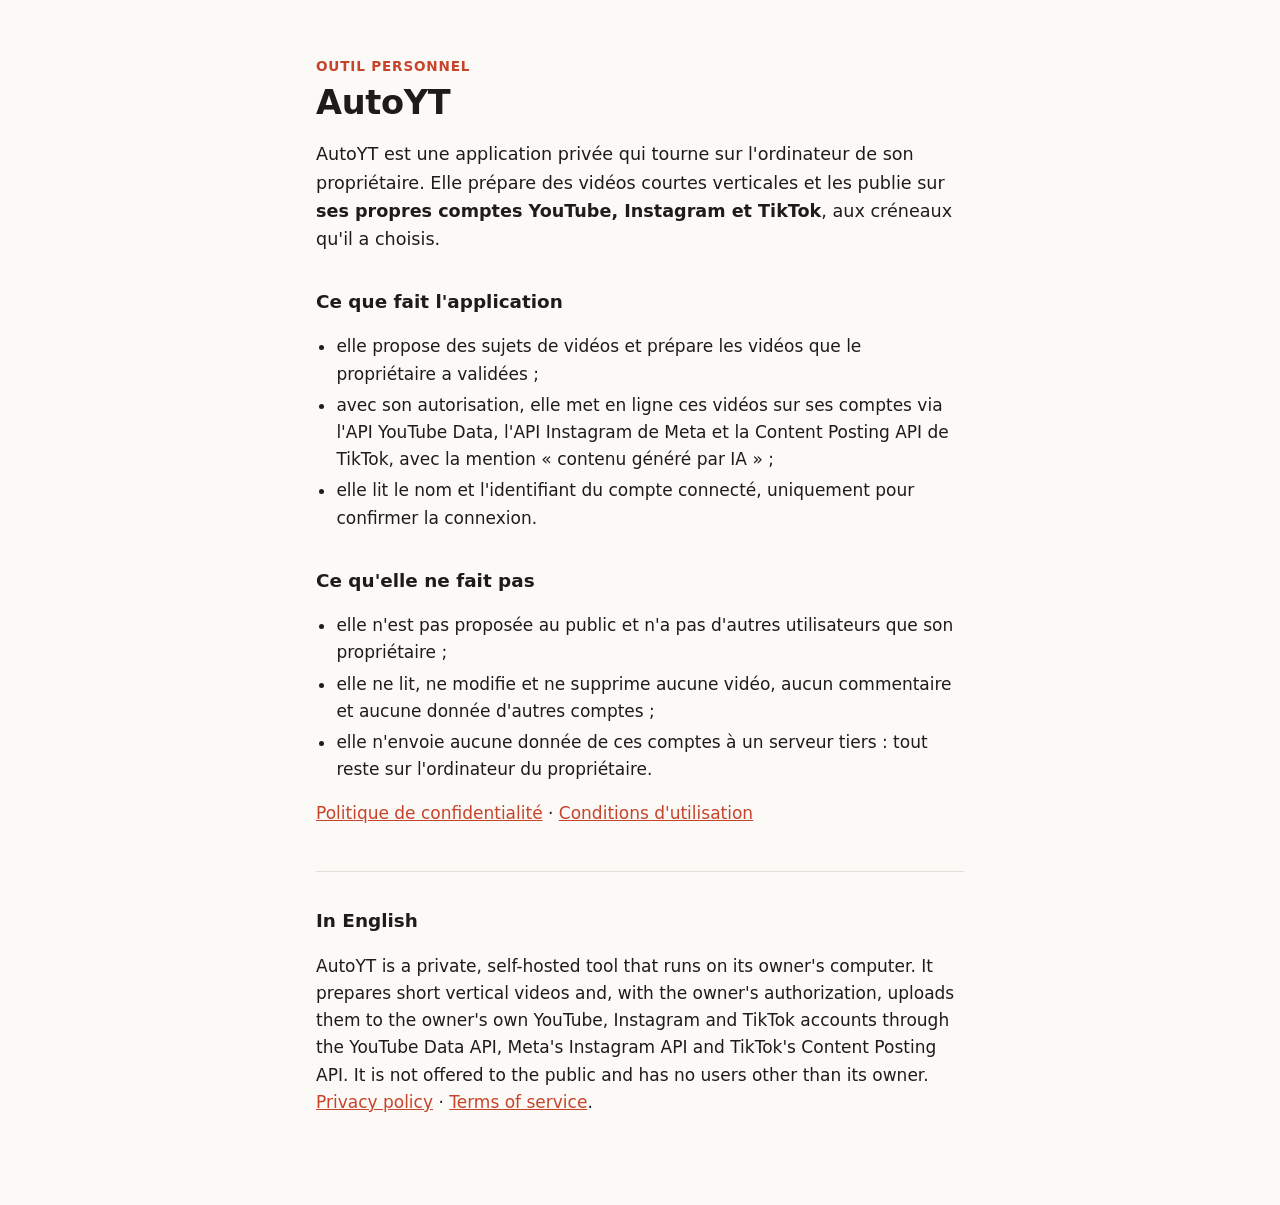
<file: index.html>
<!doctype html>
<html lang="fr">
<head>
<meta charset="utf-8">
<meta name="viewport" content="width=device-width, initial-scale=1">
<title>AutoYT</title>
<meta name="description" content="AutoYT : outil personnel de production et de publication de vidéos courtes sur les comptes YouTube, Instagram et TikTok de son propriétaire.">
<link rel="stylesheet" href="style.css">
</head>
<body>
<main>
  <p class="kicker">Outil personnel</p>
  <h1>AutoYT</h1>
  <p class="lead">AutoYT est une application privée qui tourne sur l'ordinateur de son propriétaire. Elle prépare des
  vidéos courtes verticales et les publie sur <strong>ses propres comptes YouTube, Instagram et TikTok</strong>, aux
  créneaux qu'il a choisis.</p>

  <h2>Ce que fait l'application</h2>
  <ul>
    <li>elle propose des sujets de vidéos et prépare les vidéos que le propriétaire a validées ;</li>
    <li>avec son autorisation, elle met en ligne ces vidéos sur ses comptes via l'API YouTube Data, l'API
    Instagram de Meta et la Content Posting API de TikTok, avec la mention « contenu généré par IA » ;</li>
    <li>elle lit le nom et l'identifiant du compte connecté, uniquement pour confirmer la connexion.</li>
  </ul>

  <h2>Ce qu'elle ne fait pas</h2>
  <ul>
    <li>elle n'est pas proposée au public et n'a pas d'autres utilisateurs que son propriétaire ;</li>
    <li>elle ne lit, ne modifie et ne supprime aucune vidéo, aucun commentaire et aucune donnée d'autres comptes ;</li>
    <li>elle n'envoie aucune donnée de ces comptes à un serveur tiers : tout reste sur l'ordinateur du propriétaire.</li>
  </ul>

  <p><a href="confidentialite.html">Politique de confidentialité</a> · <a href="conditions.html">Conditions d'utilisation</a></p>

  <hr>
  <div lang="en">
    <h2>In English</h2>
    <p>AutoYT is a private, self-hosted tool that runs on its owner's computer. It prepares short vertical videos and,
    with the owner's authorization, uploads them to the owner's own YouTube, Instagram and TikTok accounts through the
    YouTube Data API, Meta's Instagram API and TikTok's Content Posting API.
    It is not offered to the public and has no users other than its owner.
    <a href="confidentialite.html#en">Privacy policy</a> · <a href="conditions.html#en">Terms of service</a>.</p>
  </div>
</main>
</body>
</html>
</file>
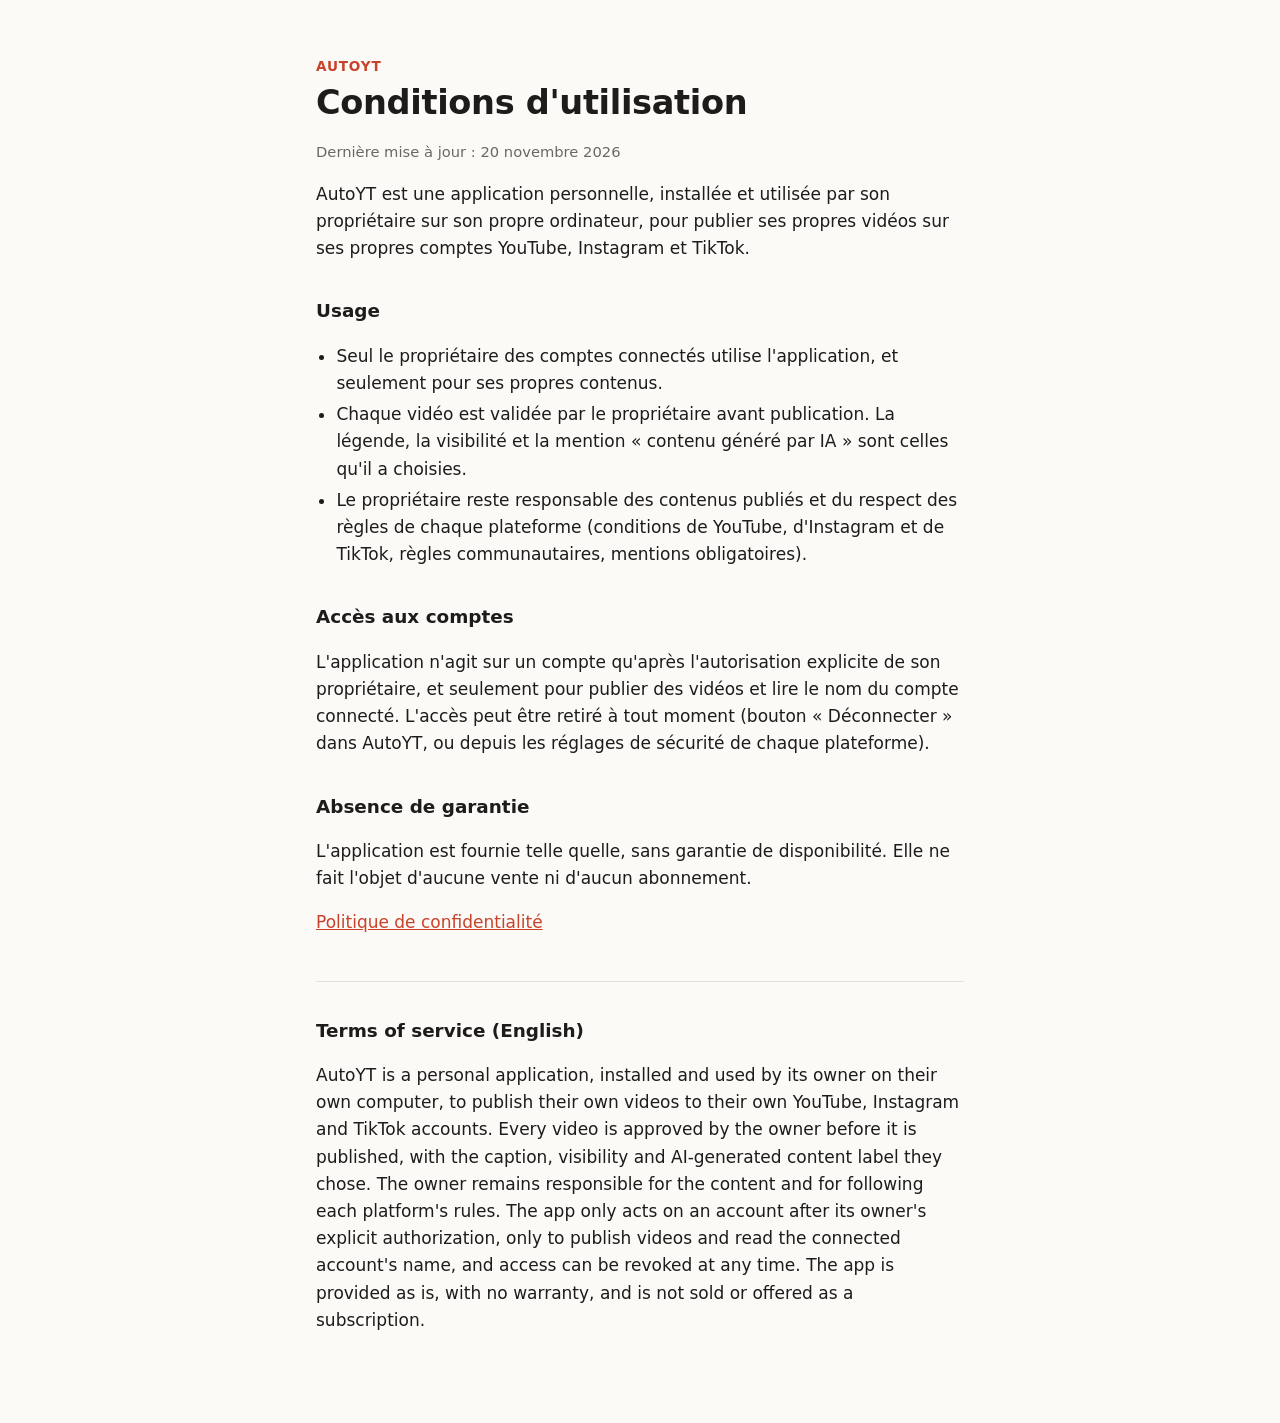
<file: conditions.html>
<!doctype html>
<html lang="fr">
<head>
<meta charset="utf-8">
<meta name="viewport" content="width=device-width, initial-scale=1">
<title>Conditions AutoYT</title>
<meta name="description" content="Conditions d'utilisation d'AutoYT, outil personnel de publication de vidéos courtes.">
<link rel="stylesheet" href="style.css">
</head>
<body>
<main>
  <p class="kicker"><a href="./">AutoYT</a></p>
  <h1>Conditions d'utilisation</h1>
  <p class="muted">Dernière mise à jour : 20 novembre 2026</p>

  <p>AutoYT est une application personnelle, installée et utilisée par son propriétaire sur son propre ordinateur,
  pour publier ses propres vidéos sur ses propres comptes YouTube, Instagram et TikTok.</p>

  <h2>Usage</h2>
  <ul>
    <li>Seul le propriétaire des comptes connectés utilise l'application, et seulement pour ses propres contenus.</li>
    <li>Chaque vidéo est validée par le propriétaire avant publication. La légende, la visibilité et la mention
    « contenu généré par IA » sont celles qu'il a choisies.</li>
    <li>Le propriétaire reste responsable des contenus publiés et du respect des règles de chaque plateforme
    (conditions de YouTube, d'Instagram et de TikTok, règles communautaires, mentions obligatoires).</li>
  </ul>

  <h2>Accès aux comptes</h2>
  <p>L'application n'agit sur un compte qu'après l'autorisation explicite de son propriétaire, et seulement pour
  publier des vidéos et lire le nom du compte connecté. L'accès peut être retiré à tout moment (bouton
  « Déconnecter » dans AutoYT, ou depuis les réglages de sécurité de chaque plateforme).</p>

  <h2>Absence de garantie</h2>
  <p>L'application est fournie telle quelle, sans garantie de disponibilité. Elle ne fait l'objet d'aucune vente ni
  d'aucun abonnement.</p>

  <p><a href="confidentialite.html">Politique de confidentialité</a></p>

  <hr>
  <div lang="en" id="en">
    <h2>Terms of service (English)</h2>
    <p>AutoYT is a personal application, installed and used by its owner on their own computer, to publish their own
    videos to their own YouTube, Instagram and TikTok accounts. Every video is approved by the owner before it is
    published, with the caption, visibility and AI-generated content label they chose. The owner remains responsible
    for the content and for following each platform's rules. The app only acts on an account after its owner's
    explicit authorization, only to publish videos and read the connected account's name, and access can be revoked
    at any time. The app is provided as is, with no warranty, and is not sold or offered as a subscription.</p>
  </div>
</main>
</body>
</html>
</file>
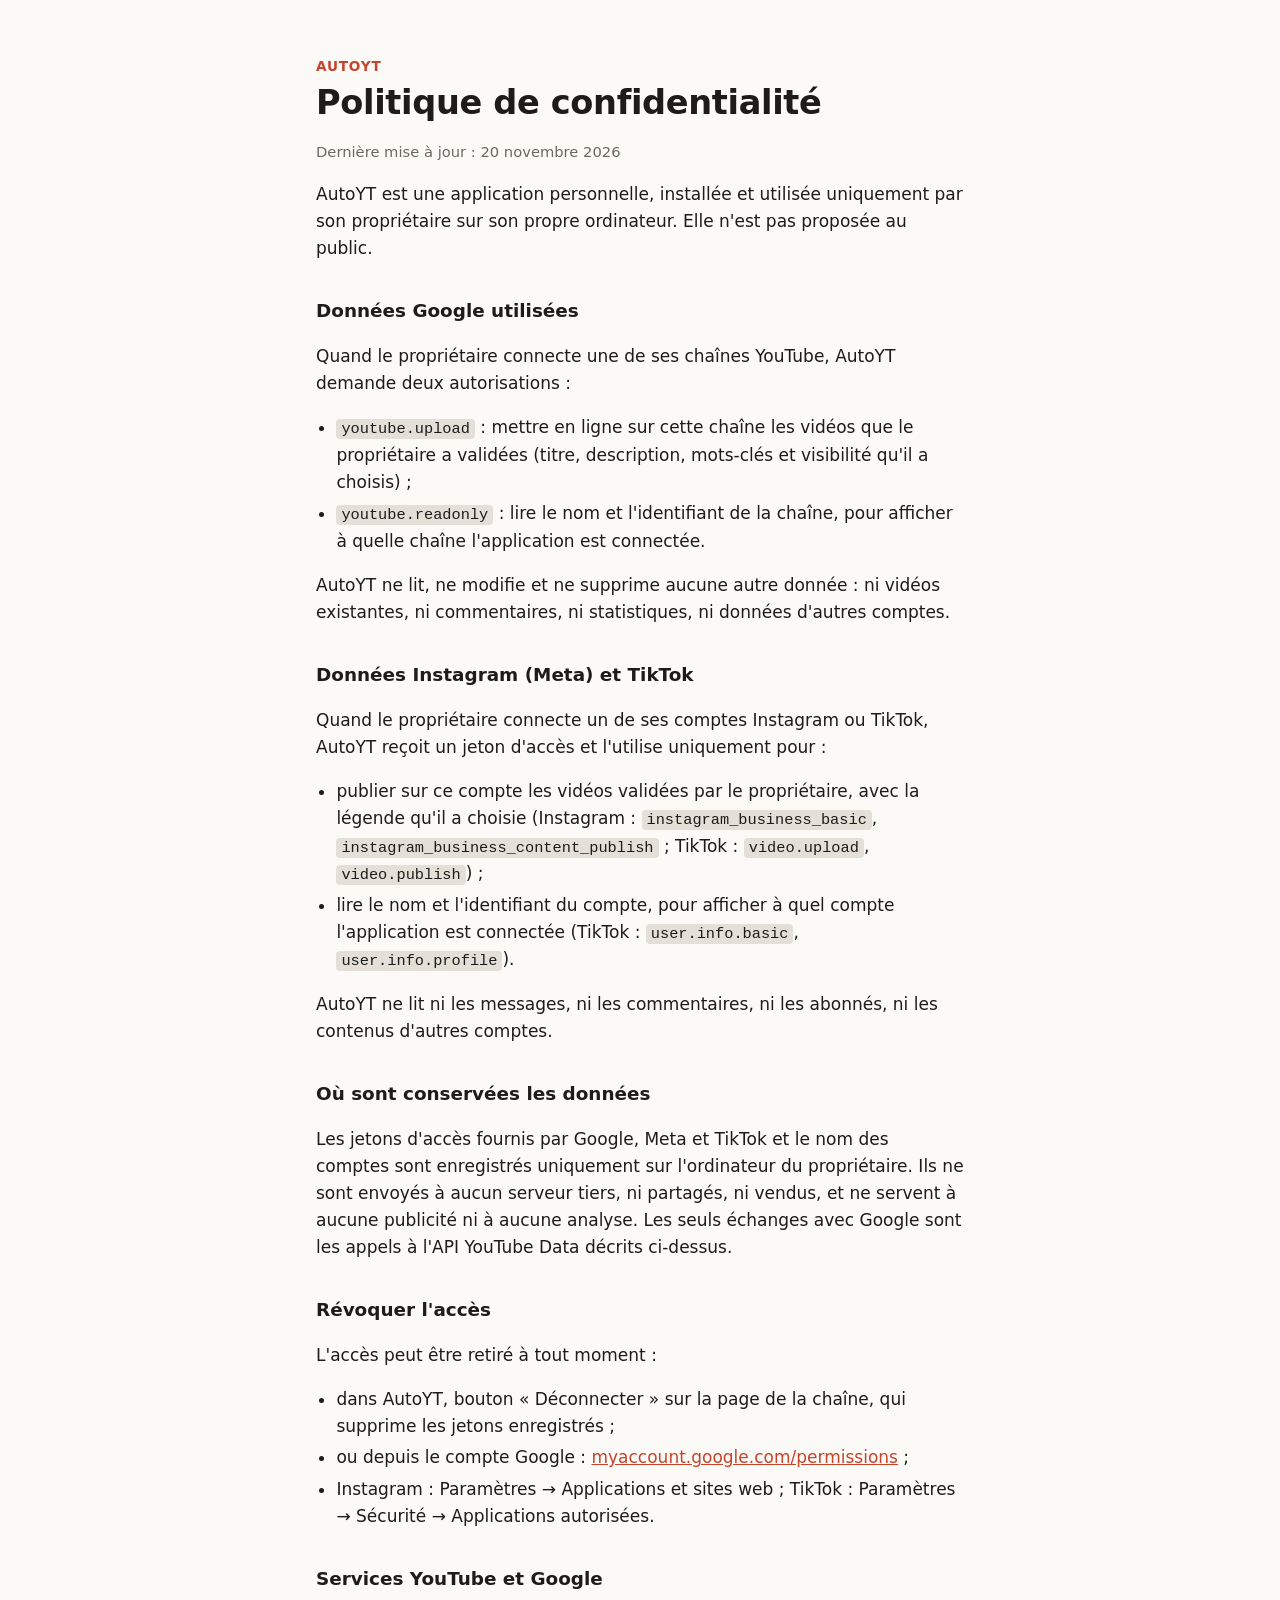
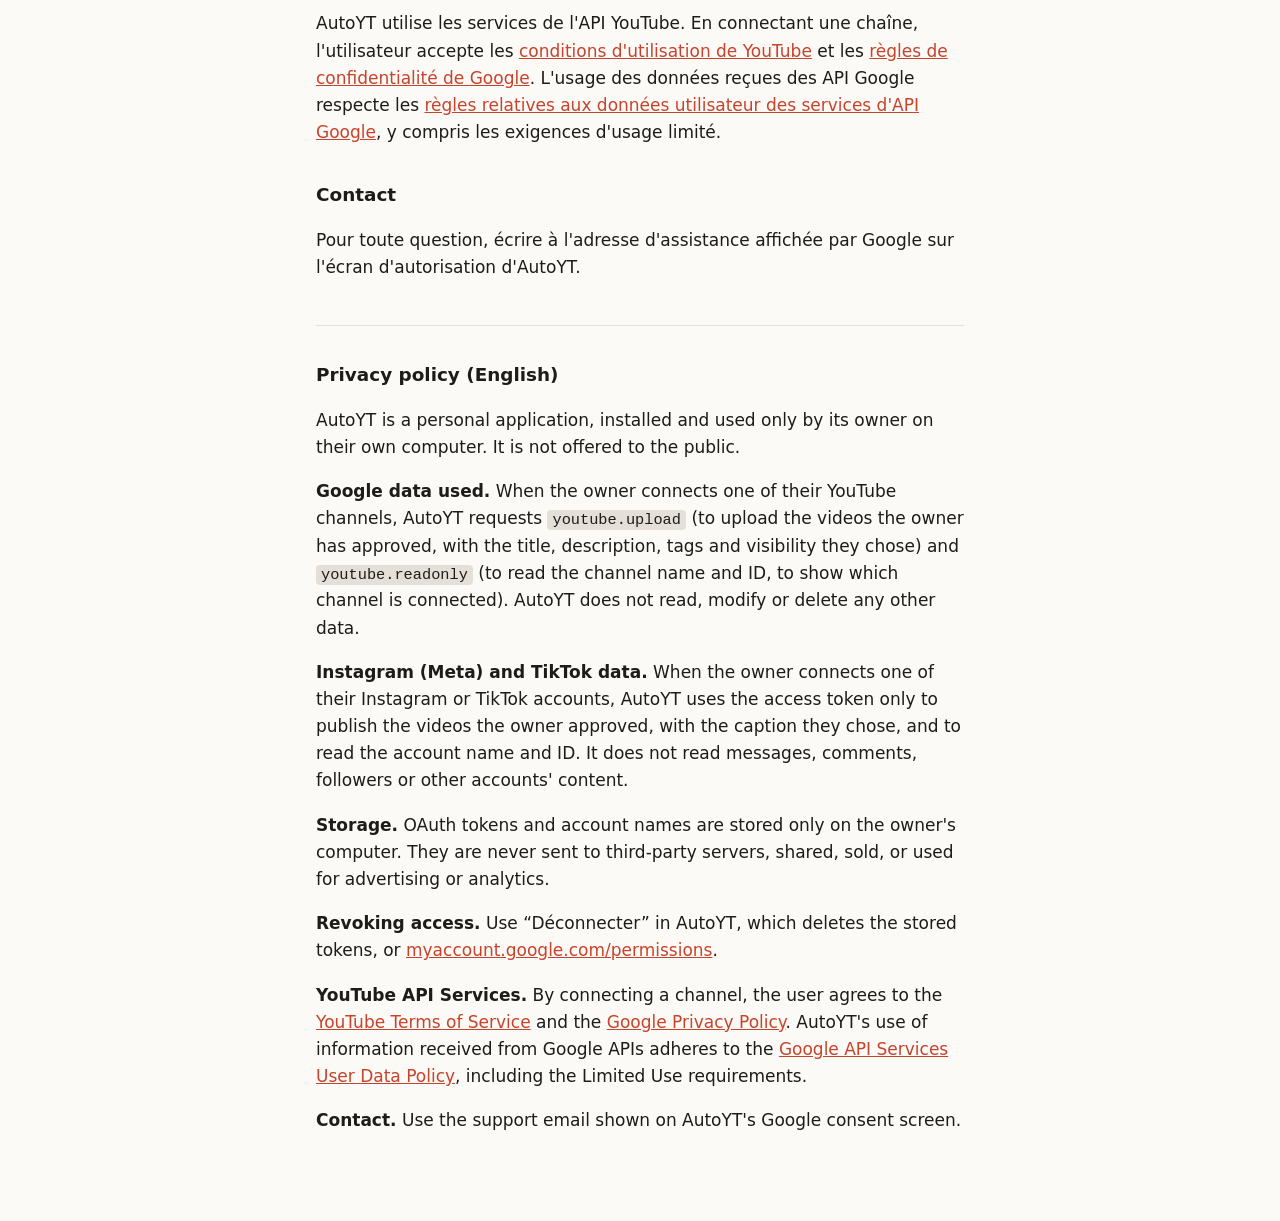
<file: confidentialite.html>
<!doctype html>
<html lang="fr">
<head>
<meta charset="utf-8">
<meta name="viewport" content="width=device-width, initial-scale=1">
<title>Confidentialité AutoYT</title>
<meta name="description" content="Politique de confidentialité d'AutoYT : quelles données YouTube, Instagram et TikTok l'application utilise, où elles restent, comment révoquer l'accès.">
<link rel="stylesheet" href="style.css">
</head>
<body>
<main>
  <p class="kicker"><a href="./">AutoYT</a></p>
  <h1>Politique de confidentialité</h1>
  <p class="muted">Dernière mise à jour : 20 novembre 2026</p>

  <p>AutoYT est une application personnelle, installée et utilisée uniquement par son propriétaire sur son propre
  ordinateur. Elle n'est pas proposée au public.</p>

  <h2>Données Google utilisées</h2>
  <p>Quand le propriétaire connecte une de ses chaînes YouTube, AutoYT demande deux autorisations :</p>
  <ul>
    <li><code>youtube.upload</code> : mettre en ligne sur cette chaîne les vidéos que le propriétaire a validées
    (titre, description, mots-clés et visibilité qu'il a choisis) ;</li>
    <li><code>youtube.readonly</code> : lire le nom et l'identifiant de la chaîne, pour afficher à quelle chaîne
    l'application est connectée.</li>
  </ul>
  <p>AutoYT ne lit, ne modifie et ne supprime aucune autre donnée : ni vidéos existantes, ni commentaires, ni
  statistiques, ni données d'autres comptes.</p>

  <h2>Données Instagram (Meta) et TikTok</h2>
  <p>Quand le propriétaire connecte un de ses comptes Instagram ou TikTok, AutoYT reçoit un jeton d'accès et
  l'utilise uniquement pour :</p>
  <ul>
    <li>publier sur ce compte les vidéos validées par le propriétaire, avec la légende qu'il a choisie
    (Instagram : <code>instagram_business_basic</code>, <code>instagram_business_content_publish</code> ;
    TikTok : <code>video.upload</code>, <code>video.publish</code>) ;</li>
    <li>lire le nom et l'identifiant du compte, pour afficher à quel compte l'application est connectée
    (TikTok : <code>user.info.basic</code>, <code>user.info.profile</code>).</li>
  </ul>
  <p>AutoYT ne lit ni les messages, ni les commentaires, ni les abonnés, ni les contenus d'autres comptes.</p>

  <h2>Où sont conservées les données</h2>
  <p>Les jetons d'accès fournis par Google, Meta et TikTok et le nom des comptes sont enregistrés uniquement sur l'ordinateur du
  propriétaire. Ils ne sont envoyés à aucun serveur tiers, ni partagés, ni vendus, et ne servent à aucune publicité ni
  à aucune analyse. Les seuls échanges avec Google sont les appels à l'API YouTube Data décrits ci-dessus.</p>

  <h2>Révoquer l'accès</h2>
  <p>L'accès peut être retiré à tout moment :</p>
  <ul>
    <li>dans AutoYT, bouton « Déconnecter » sur la page de la chaîne, qui supprime les jetons enregistrés ;</li>
    <li>ou depuis le compte Google : <a href="https://myaccount.google.com/permissions">myaccount.google.com/permissions</a> ;</li>
    <li>Instagram : Paramètres → Applications et sites web ; TikTok : Paramètres → Sécurité → Applications autorisées.</li>
  </ul>

  <h2>Services YouTube et Google</h2>
  <p>AutoYT utilise les services de l'API YouTube. En connectant une chaîne, l'utilisateur accepte les
  <a href="https://www.youtube.com/t/terms">conditions d'utilisation de YouTube</a> et les
  <a href="https://policies.google.com/privacy">règles de confidentialité de Google</a>. L'usage des données reçues
  des API Google respecte les <a href="https://developers.google.com/terms/api-services-user-data-policy">règles
  relatives aux données utilisateur des services d'API Google</a>, y compris les exigences d'usage limité.</p>

  <h2>Contact</h2>
  <p>Pour toute question, écrire à l'adresse d'assistance affichée par Google sur l'écran d'autorisation d'AutoYT.</p>

  <hr>
  <div lang="en" id="en">
    <h2>Privacy policy (English)</h2>
    <p>AutoYT is a personal application, installed and used only by its owner on their own computer. It is not
    offered to the public.</p>
    <p><strong>Google data used.</strong> When the owner connects one of their YouTube channels, AutoYT requests
    <code>youtube.upload</code> (to upload the videos the owner has approved, with the title, description, tags and
    visibility they chose) and <code>youtube.readonly</code> (to read the channel name and ID, to show which channel
    is connected). AutoYT does not read, modify or delete any other data.</p>
    <p><strong>Instagram (Meta) and TikTok data.</strong> When the owner connects one of their Instagram or TikTok
    accounts, AutoYT uses the access token only to publish the videos the owner approved, with the caption they
    chose, and to read the account name and ID. It does not read messages, comments, followers or other accounts'
    content.</p>
    <p><strong>Storage.</strong> OAuth tokens and account names are stored only on the owner's computer. They are
    never sent to third-party servers, shared, sold, or used for advertising or analytics.</p>
    <p><strong>Revoking access.</strong> Use “Déconnecter” in AutoYT, which deletes the stored tokens, or
    <a href="https://myaccount.google.com/permissions">myaccount.google.com/permissions</a>.</p>
    <p><strong>YouTube API Services.</strong> By connecting a channel, the user agrees to the
    <a href="https://www.youtube.com/t/terms">YouTube Terms of Service</a> and the
    <a href="https://policies.google.com/privacy">Google Privacy Policy</a>. AutoYT's use of information received
    from Google APIs adheres to the
    <a href="https://developers.google.com/terms/api-services-user-data-policy">Google API Services User Data
    Policy</a>, including the Limited Use requirements.</p>
    <p><strong>Contact.</strong> Use the support email shown on AutoYT's Google consent screen.</p>
  </div>
</main>
</body>
</html>
</file>
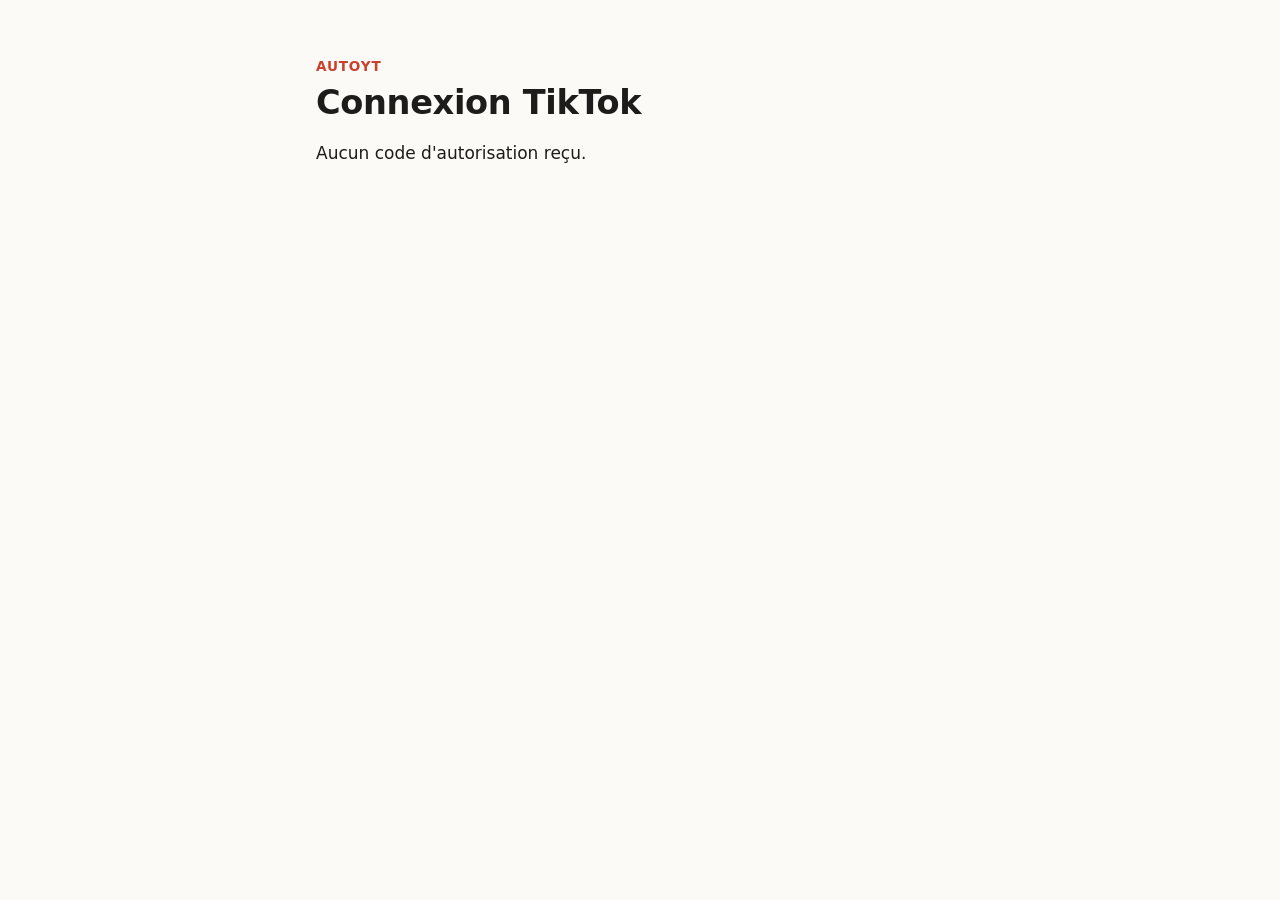
<file: oauth/tiktok.html>
<!doctype html>
<html lang="fr">
<head>
<meta charset="utf-8">
<meta name="viewport" content="width=device-width, initial-scale=1">
<meta name="robots" content="noindex">
<title>Connexion TikTok</title>
<link rel="stylesheet" href="../style.css">
</head>
<body>
<main>
  <p class="kicker"><a href="../">AutoYT</a></p>
  <h1>Connexion TikTok</h1>
  <p id="msg">Retour vers AutoYT sur cet ordinateur…</p>
</main>
<script>
  // AutoYT tourne en local : TikTok exige une adresse https, cette page fait suivre le code d'autorisation
  // vers la webapp locale. Rien n'est enregistré ni envoyé ailleurs.
  var q = location.search;
  if (q.indexOf("code=") >= 0 || q.indexOf("error=") >= 0) {
    location.replace("http://127.0.0.1:8700/oauth/tiktok/callback" + q);
  } else {
    document.getElementById("msg").textContent = "Aucun code d'autorisation reçu.";
  }
</script>
</body>
</html>
</file>
<file: style.css>
:root {
  --bg: #fbfaf7;
  --ink: #1d1c1a;
  --muted: #6b6862;
  --line: #e4e0d8;
  --accent: #c8432b;
  color-scheme: light dark;
}
@media (prefers-color-scheme: dark) {
  :root { --bg: #171614; --ink: #ece9e3; --muted: #a29e96; --line: #33302b; --accent: #e8735c; }
}
* { box-sizing: border-box; }
body {
  margin: 0;
  background: var(--bg);
  color: var(--ink);
  font: 17px/1.6 system-ui, -apple-system, "Segoe UI", Roboto, sans-serif;
}
main { max-width: 680px; margin: 0 auto; padding: 56px 16px 72px; }
h1 { font-size: 2.1rem; line-height: 1.15; margin: 0 0 18px; letter-spacing: -0.01em; }
h2 { font-size: 1.15rem; margin: 34px 0 8px; }
.kicker { margin: 0 0 6px; color: var(--accent); font-weight: 600; font-size: 0.85rem; text-transform: uppercase; letter-spacing: 0.06em; }
.kicker a { color: inherit; text-decoration: none; }
.lead { font-size: 1.1rem; }
.muted { color: var(--muted); font-size: 0.92rem; }
a { color: var(--accent); }
ul { padding-left: 1.2em; }
li { margin: 4px 0; }
code { font-size: 0.9em; background: var(--line); padding: 1px 5px; border-radius: 4px; }
hr { border: 0; border-top: 1px solid var(--line); margin: 44px 0 8px; }
</file>
